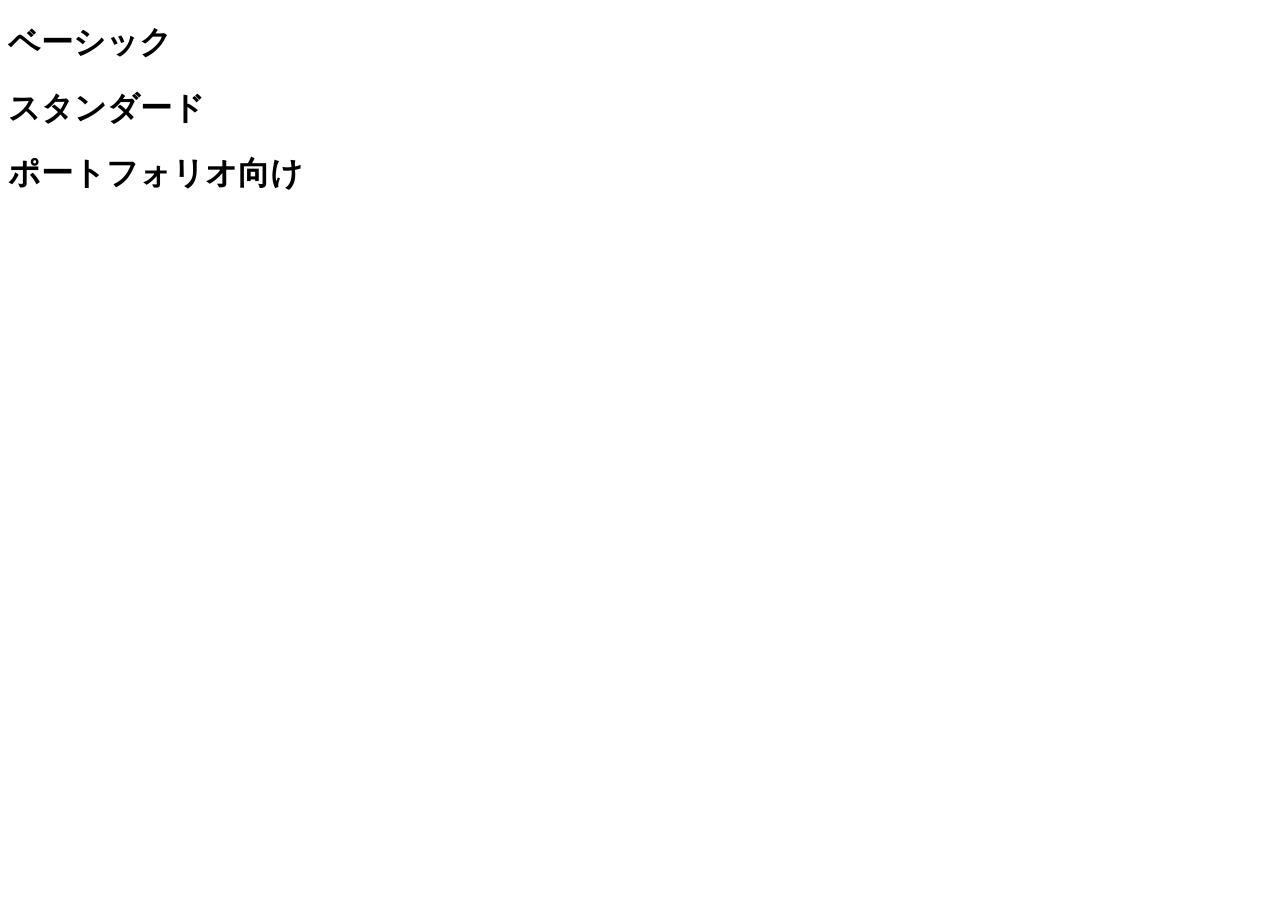
<file: index.html>
<!DOCTYPE html>
<html lang="en">
<head>
    <meta charset="UTF-8">
    <meta name="viewport" content="width=device-width, initial-scale=1.0">
    <title>俺の教育サイト</title>
</head>
<body>
    <h1>ベーシック</h1>
    <h1>スタンダード</h1>
    <h1>ポートフォリオ向け</h1> 
</body>
</html>
</file>
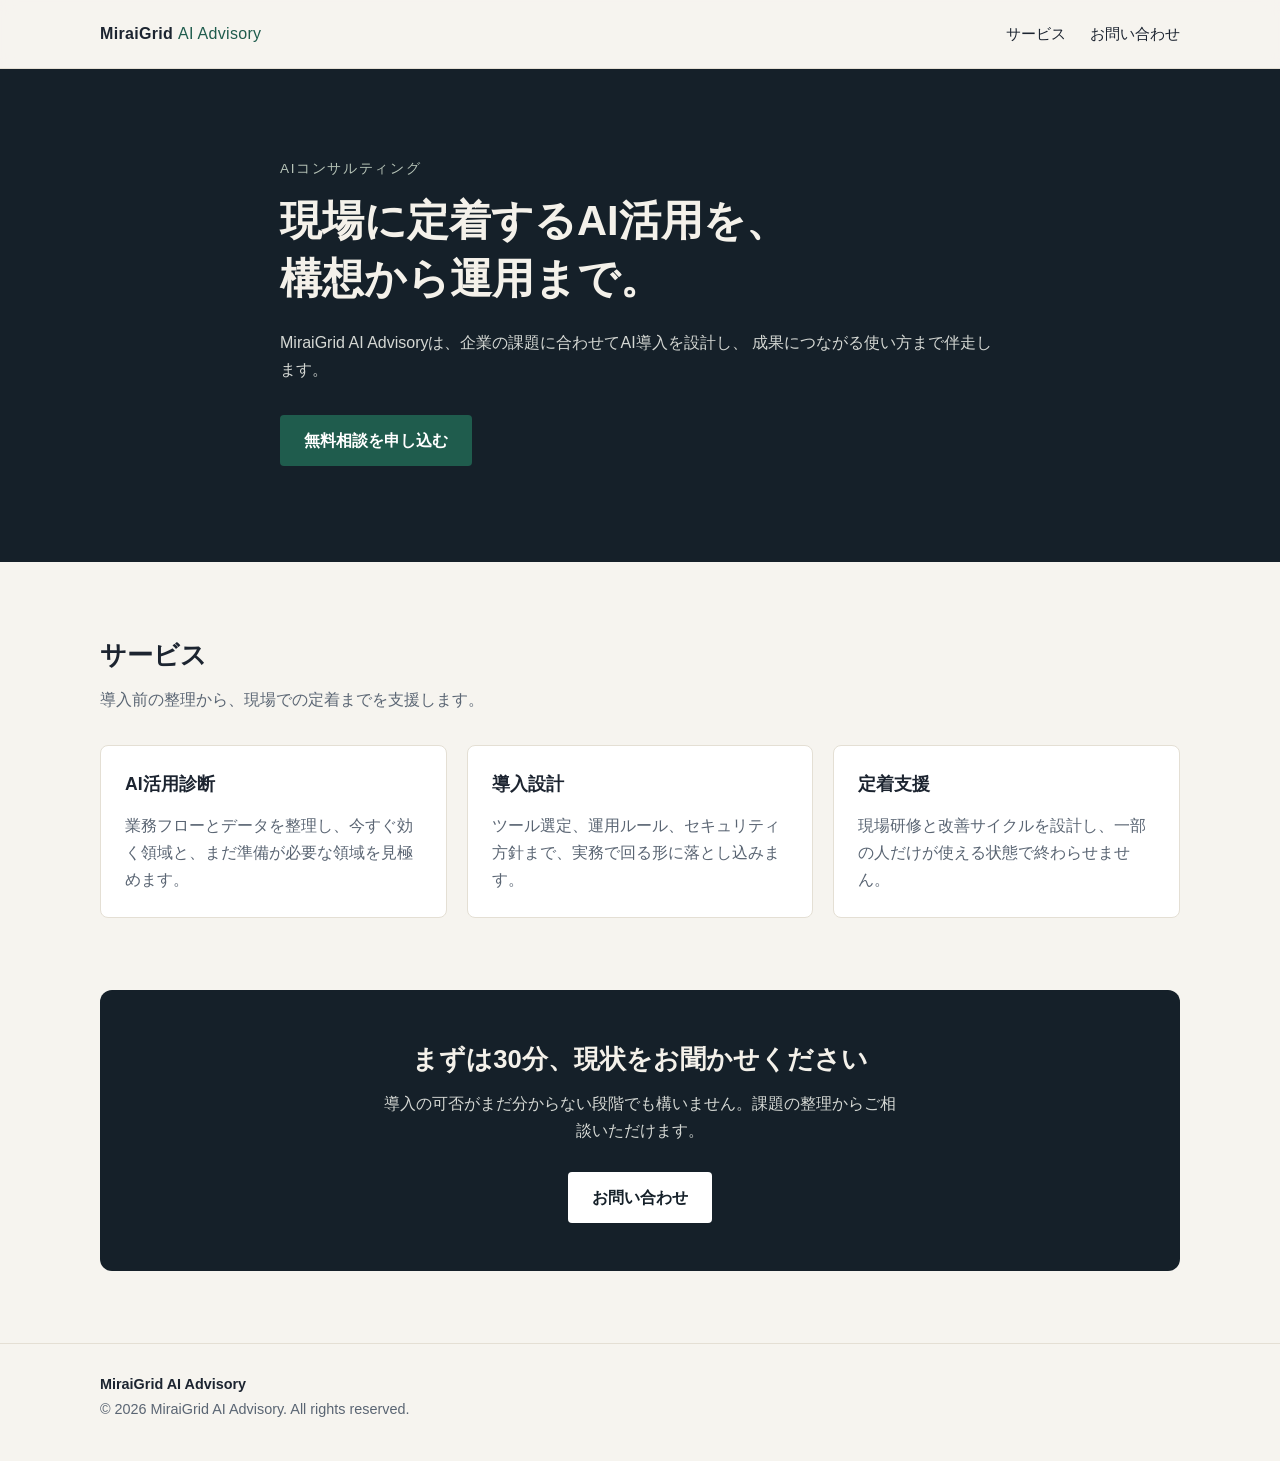
<file: beginner/index.html>
<!DOCTYPE html>
<html lang="ja">
<head>
    <meta charset="UTF-8">
    <meta name="viewport" content="width=device-width, initial-scale=1.0">
    <title>MiraiGrid AI Advisory | AIコンサルティング</title>
    <link rel="stylesheet" href="styles.css">
</head>
<body>
    <header class="header">
        <div class="inner header__inner">
            <a href="#" class="logo">MiraiGrid <span>AI Advisory</span></a>
            <nav class="nav" aria-label="メインナビゲーション">
                <a href="#services">サービス</a>
                <a href="#contact">お問い合わせ</a>
            </nav>
        </div>
    </header>

    <main>
        <section class="hero">
            <div class="inner hero__inner">
                <p class="hero__label">AIコンサルティング</p>
                <h1>現場に定着するAI活用を、<br>構想から運用まで。</h1>
                <p class="hero__lead">
                    MiraiGrid AI Advisoryは、企業の課題に合わせてAI導入を設計し、
                    成果につながる使い方まで伴走します。
                </p>
                <a class="btn" href="#contact">無料相談を申し込む</a>
            </div>
        </section>

        <section id="services" class="services">
            <div class="inner">
                <h2>サービス</h2>
                <p class="section-lead">導入前の整理から、現場での定着までを支援します。</p>
                <div class="cards">
                    <article class="card">
                        <h3>AI活用診断</h3>
                        <p>業務フローとデータを整理し、今すぐ効く領域と、まだ準備が必要な領域を見極めます。</p>
                    </article>
                    <article class="card">
                        <h3>導入設計</h3>
                        <p>ツール選定、運用ルール、セキュリティ方針まで、実務で回る形に落とし込みます。</p>
                    </article>
                    <article class="card">
                        <h3>定着支援</h3>
                        <p>現場研修と改善サイクルを設計し、一部の人だけが使える状態で終わらせません。</p>
                    </article>
                </div>
            </div>
        </section>

        <section id="contact" class="cta">
            <div class="inner cta__inner">
                <h2>まずは30分、現状をお聞かせください</h2>
                <p>導入の可否がまだ分からない段階でも構いません。課題の整理からご相談いただけます。</p>
                <a class="btn btn--light" href="mailto:hello@miraigrid.example">お問い合わせ</a>
            </div>
        </section>
    </main>

    <footer class="footer">
        <div class="inner footer__inner">
            <p class="footer__name">MiraiGrid AI Advisory</p>
            <p>&copy; 2026 MiraiGrid AI Advisory. All rights reserved.</p>
        </div>
    </footer>
</body>
</html>
</file>
<file: beginner/styles.css>
:root {
    --bg: #f6f4ef;
    --surface: #ffffff;
    --text: #1c2430;
    --muted: #5a6573;
    --accent: #1f5c4d;
    --accent-hover: #17483c;
    --border: #e4dfd4;
    --hero: #152029;
}

*,
*::before,
*::after {
    box-sizing: border-box;
}

html {
    scroll-behavior: smooth;
}

body {
    margin: 0;
    font-family: "Hiragino Kaku Gothic ProN", "Noto Sans JP", sans-serif;
    color: var(--text);
    background: var(--bg);
    line-height: 1.7;
}

a {
    color: inherit;
}

.inner {
    width: min(1080px, calc(100% - 40px));
    margin-inline: auto;
}

.header {
    position: sticky;
    top: 0;
    z-index: 10;
    background: rgba(246, 244, 239, 0.92);
    border-bottom: 1px solid var(--border);
    backdrop-filter: blur(8px);
}

.header__inner {
    display: flex;
    align-items: center;
    justify-content: space-between;
    min-height: 68px;
    gap: 16px;
}

.logo {
    text-decoration: none;
    font-weight: 700;
    letter-spacing: 0.02em;
}

.logo span {
    font-weight: 500;
    color: var(--accent);
}

.nav {
    display: flex;
    gap: 24px;
}

.nav a {
    text-decoration: none;
    font-size: 0.95rem;
}

.nav a:hover {
    color: var(--accent);
}

.hero {
    background: var(--hero);
    color: #f4f1ea;
    padding: 88px 0 96px;
}

.hero__inner {
    max-width: 720px;
}

.hero__label {
    margin: 0 0 12px;
    font-size: 0.85rem;
    letter-spacing: 0.12em;
    color: #b7c4b8;
}

.hero h1 {
    margin: 0 0 20px;
    font-size: clamp(1.8rem, 4vw, 2.6rem);
    line-height: 1.4;
    font-weight: 700;
}

.hero__lead {
    margin: 0 0 32px;
    color: #d5d8d4;
}

.btn {
    display: inline-block;
    padding: 12px 24px;
    background: var(--accent);
    color: #fff;
    text-decoration: none;
    border-radius: 4px;
    font-weight: 600;
}

.btn:hover {
    background: var(--accent-hover);
}

.btn--light {
    background: #fff;
    color: var(--hero);
}

.btn--light:hover {
    background: #e8ece8;
}

.services {
    padding: 72px 0;
}

.services h2,
.cta h2 {
    margin: 0 0 8px;
    font-size: 1.6rem;
}

.section-lead {
    margin: 0 0 32px;
    color: var(--muted);
}

.cards {
    display: grid;
    grid-template-columns: repeat(3, 1fr);
    gap: 20px;
}

.card {
    background: var(--surface);
    border: 1px solid var(--border);
    border-radius: 8px;
    padding: 24px;
}

.card h3 {
    margin: 0 0 12px;
    font-size: 1.1rem;
}

.card p {
    margin: 0;
    color: var(--muted);
}

.cta {
    padding: 0 0 72px;
}

.cta__inner {
    background: var(--hero);
    color: #f4f1ea;
    text-align: center;
    padding: 48px 24px;
    border-radius: 12px;
}

.cta p {
    margin: 0 auto 28px;
    max-width: 520px;
    color: #d5d8d4;
}

.footer {
    border-top: 1px solid var(--border);
    padding: 28px 0 40px;
}

.footer__inner {
    color: var(--muted);
    font-size: 0.9rem;
}

.footer__name {
    margin: 0 0 4px;
    color: var(--text);
    font-weight: 600;
}

.footer p {
    margin: 0;
}

@media (max-width: 768px) {
    .header__inner {
        flex-wrap: wrap;
        padding: 12px 0;
        min-height: unset;
    }

    .nav {
        width: 100%;
        gap: 16px;
    }

    .hero {
        padding: 56px 0 64px;
    }

    .cards {
        grid-template-columns: 1fr;
    }

    .services,
    .cta {
        padding-bottom: 48px;
    }

    .services {
        padding-top: 48px;
    }
}
</file>
